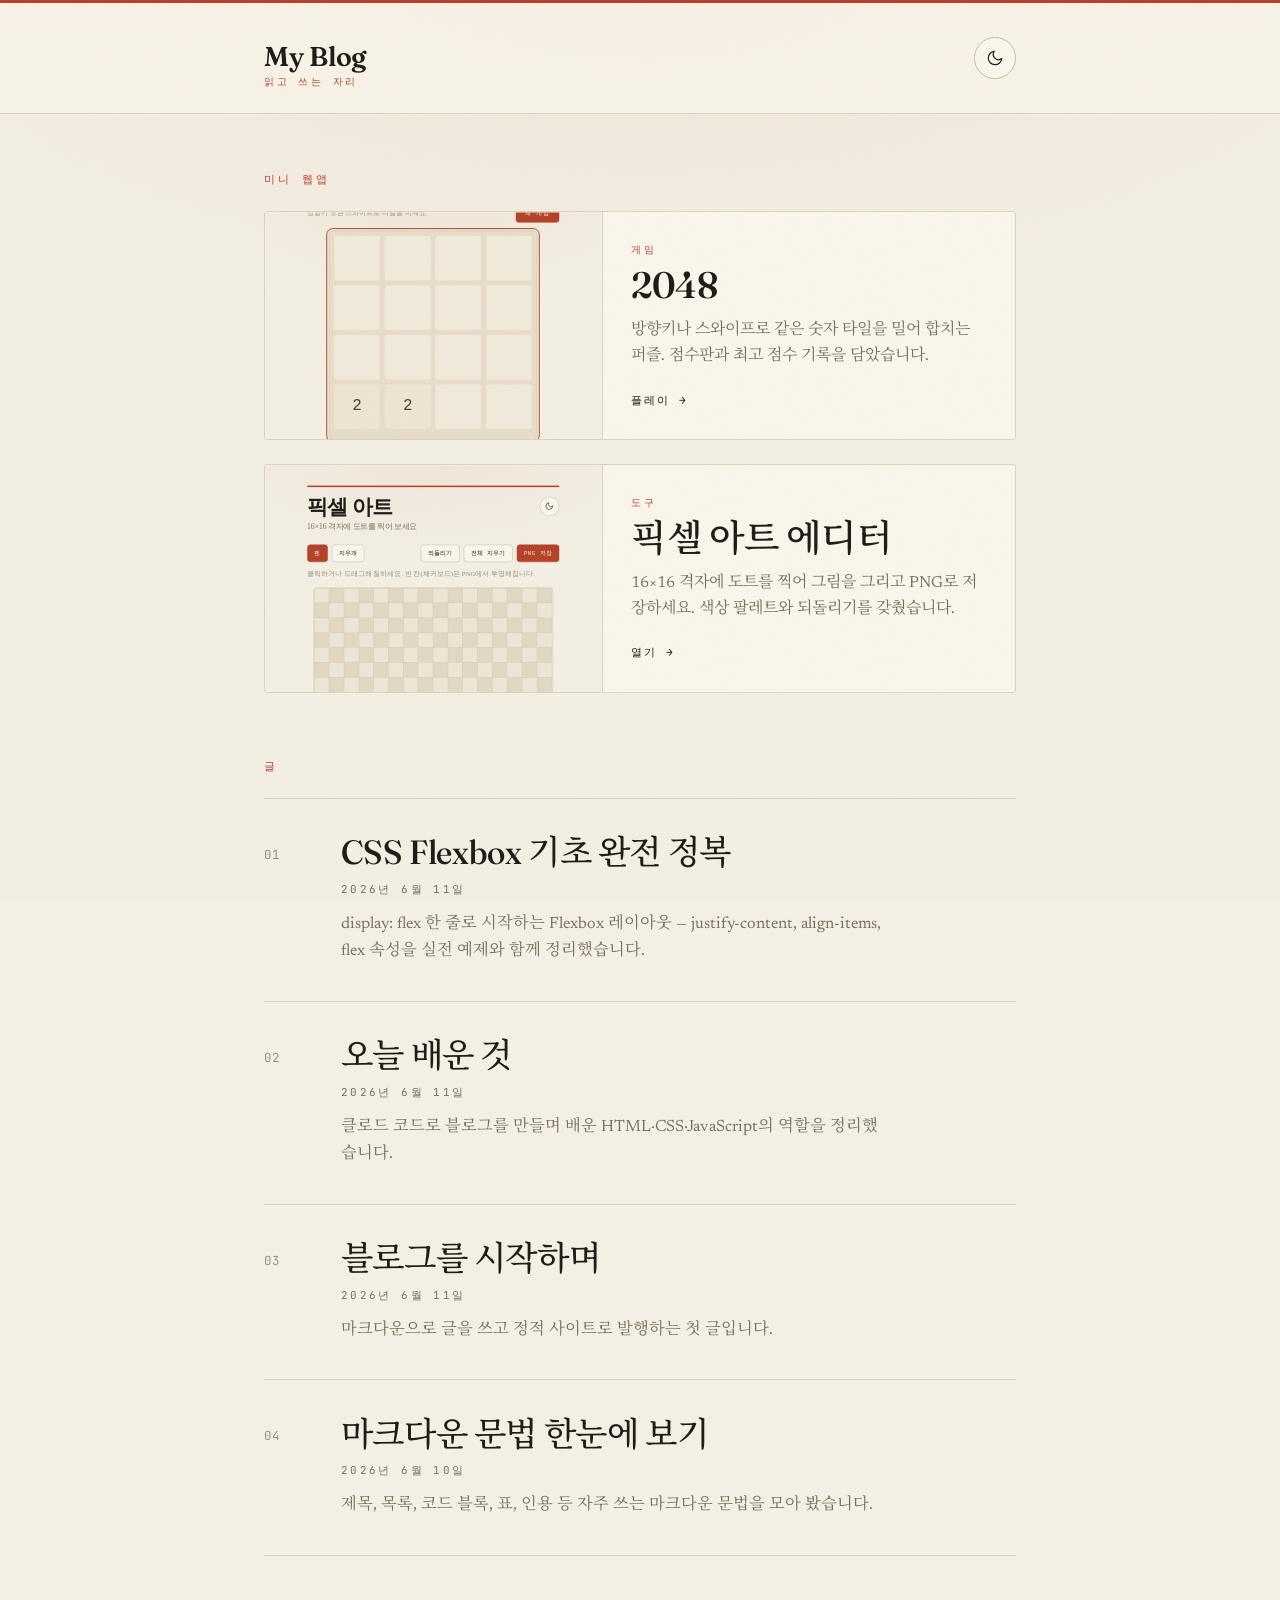
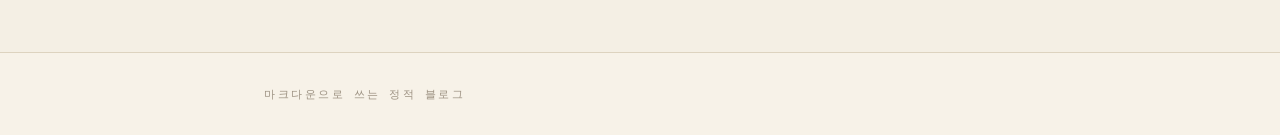
<file: index.html>
<!DOCTYPE html>
<html lang="ko">
  <head>
    <meta charset="UTF-8" />
    <meta name="viewport" content="width=device-width, initial-scale=1.0" />
    <title>My Blog</title>
    <link rel="preconnect" href="https://fonts.googleapis.com" />
    <link rel="preconnect" href="https://fonts.gstatic.com" crossorigin />
    <link
      rel="stylesheet"
      href="https://fonts.googleapis.com/css2?family=Fraunces:opsz,wght@9..144,400..700&family=JetBrains+Mono:wght@400;500&family=Newsreader:ital,opsz,wght@0,6..72,400..600;1,6..72,400..500&family=Noto+Serif+KR:wght@400;500;700&display=swap"
    />
    <link rel="stylesheet" href="css/style.css" />
    <!-- FOUC 방지: 페인트 전 동기로 테마를 확정한다.
         모듈 스크립트는 defer라 늦으므로 이 한 조각만 인라인 동기 스크립트로 둔다. -->
    <script>
      (function () {
        try {
          var saved = localStorage.getItem("theme");
          var theme =
            saved ||
            (matchMedia("(prefers-color-scheme: dark)").matches
              ? "dark"
              : "light");
          document.documentElement.setAttribute("data-theme", theme);
        } catch (e) {
          document.documentElement.setAttribute("data-theme", "light");
        }
      })();
    </script>
  </head>
  <body>
    <header class="site-header">
      <div class="site-header__inner">
        <h1 class="masthead">
          <a href="index.html">
            <span class="masthead__title">My&nbsp;Blog</span>
            <span class="masthead__tagline">읽고 쓰는 자리</span>
          </a>
        </h1>
        <button
          type="button"
          class="theme-toggle"
          aria-label="라이트/다크 모드 전환"
        >
          <svg
            class="theme-toggle__icon theme-toggle__icon--light"
            width="18"
            height="18"
            viewBox="0 0 24 24"
            fill="none"
            stroke="currentColor"
            stroke-width="1.6"
            stroke-linecap="round"
            stroke-linejoin="round"
            aria-hidden="true"
          >
            <path d="M21 12.8A9 9 0 1 1 11.2 3a7 7 0 0 0 9.8 9.8z" />
          </svg>
          <svg
            class="theme-toggle__icon theme-toggle__icon--dark"
            width="18"
            height="18"
            viewBox="0 0 24 24"
            fill="none"
            stroke="currentColor"
            stroke-width="1.6"
            stroke-linecap="round"
            stroke-linejoin="round"
            aria-hidden="true"
          >
            <circle cx="12" cy="12" r="4" />
            <path
              d="M12 2v2M12 20v2M4.9 4.9l1.4 1.4M17.7 17.7l1.4 1.4M2 12h2M20 12h2M4.9 19.1l1.4-1.4M17.7 6.3l1.4-1.4"
            />
          </svg>
        </button>
      </div>
    </header>

    <main class="page">
      <section class="home-section">
        <h2 class="section-label">미니 웹앱</h2>
        <ul class="app-list">
          <li class="app-card">
            <div class="app-card__preview" aria-hidden="true">
              <iframe
                src="apps/2048/"
                title="2048 게임 미리보기"
                tabindex="-1"
                loading="lazy"
                scrolling="no"
              ></iframe>
            </div>
            <div class="app-card__body">
              <p class="app-card__kicker">게임</p>
              <h3 class="app-card__title">2048</h3>
              <p class="app-card__desc">
                방향키나 스와이프로 같은 숫자 타일을 밀어 합치는 퍼즐. 점수판과
                최고 점수 기록을 담았습니다.
              </p>
              <span class="app-card__cta">플레이 →</span>
            </div>
            <a class="app-card__link" href="apps/2048/" aria-label="2048 게임 열기"></a>
          </li>
          <li class="app-card">
            <div class="app-card__preview" aria-hidden="true">
              <iframe
                src="apps/pixel-art/"
                title="픽셀 아트 에디터 미리보기"
                tabindex="-1"
                loading="lazy"
                scrolling="no"
              ></iframe>
            </div>
            <div class="app-card__body">
              <p class="app-card__kicker">도구</p>
              <h3 class="app-card__title">픽셀 아트 에디터</h3>
              <p class="app-card__desc">
                16×16 격자에 도트를 찍어 그림을 그리고 PNG로 저장하세요. 색상
                팔레트와 되돌리기를 갖췄습니다.
              </p>
              <span class="app-card__cta">열기 →</span>
            </div>
            <a
              class="app-card__link"
              href="apps/pixel-art/"
              aria-label="픽셀 아트 에디터 열기"
            ></a>
          </li>
        </ul>
      </section>

      <section class="home-section">
        <h2 class="section-label">글</h2>
        <ul class="post-list" id="post-list">
          <li class="state-message">글 목록을 불러오는 중…</li>
        </ul>
      </section>
    </main>

    <footer class="site-footer">
      <div class="site-footer__inner">
        <p>마크다운으로 쓰는 정적 블로그</p>
      </div>
    </footer>

    <script type="module" src="js/theme.js"></script>
    <script type="module" src="js/home.js"></script>
  </body>
</html>
</file>
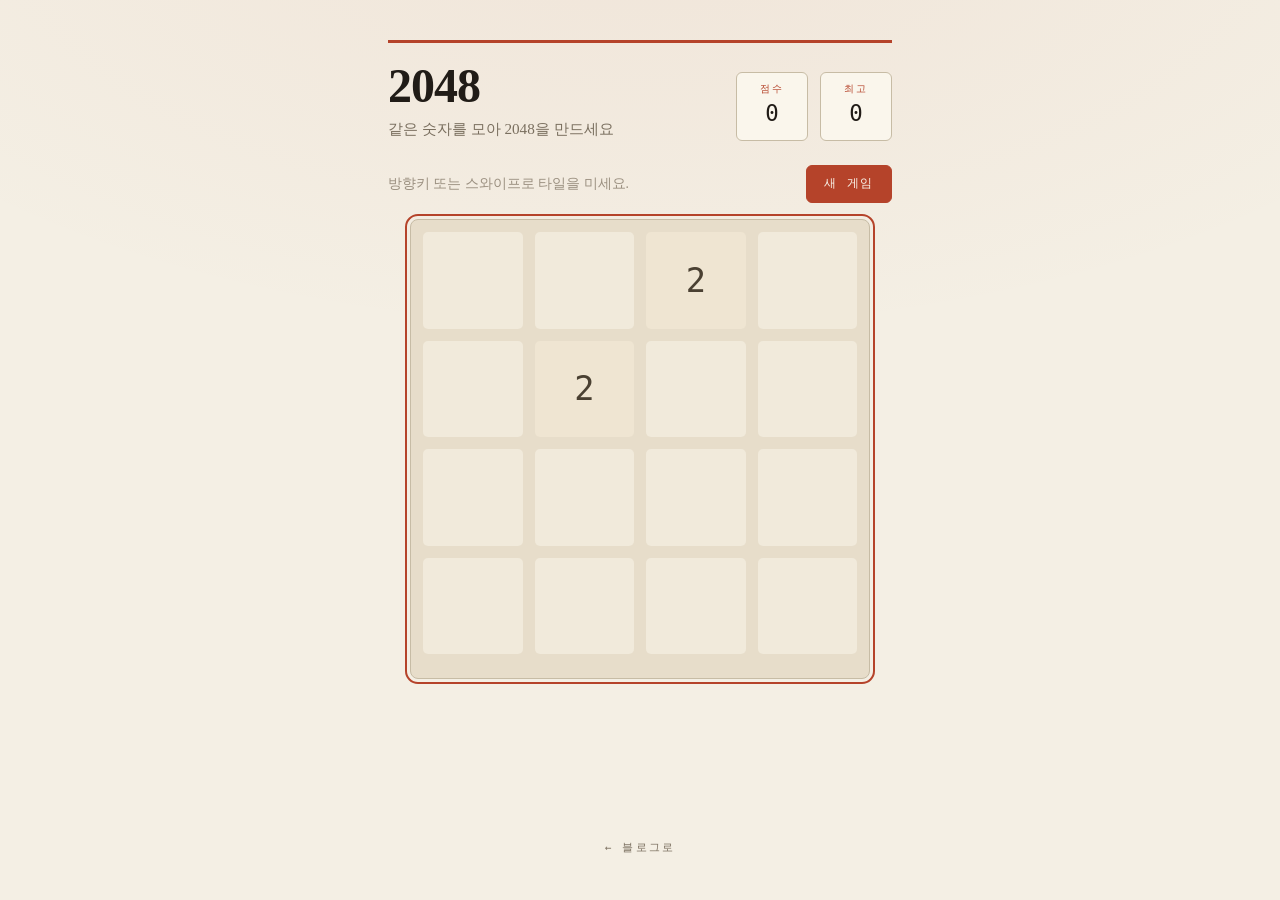
<file: apps/2048/index.html>
<!DOCTYPE html>
<html lang="ko">
  <head>
    <meta charset="UTF-8" />
    <meta name="viewport" content="width=device-width, initial-scale=1.0" />
    <title>2048</title>
    <link rel="stylesheet" href="style.css" />
    <!-- FOUC 방지: 블로그와 동일한 "theme" 키를 페인트 전 동기로 읽어 확정한다.
         이 페이지엔 토글 버튼이 없으므로 값을 쓰지 않고 읽기만 한다. -->
    <script>
      (function () {
        try {
          var saved = localStorage.getItem("theme");
          var theme =
            saved ||
            (matchMedia("(prefers-color-scheme: dark)").matches
              ? "dark"
              : "light");
          document.documentElement.setAttribute("data-theme", theme);
        } catch (e) {
          document.documentElement.setAttribute("data-theme", "light");
        }
      })();
    </script>
  </head>
  <body>
    <main class="game">
      <header class="game-header">
        <div class="game-title">
          <h1>2048</h1>
          <p class="game-subtitle">같은 숫자를 모아 2048을 만드세요</p>
        </div>
        <div class="scoreboard" aria-live="polite">
          <div class="score-box">
            <span class="score-label">점수</span>
            <span class="score-value" id="score">0</span>
          </div>
          <div class="score-box">
            <span class="score-label">최고</span>
            <span class="score-value" id="best">0</span>
          </div>
        </div>
      </header>

      <div class="controls">
        <p class="hint">방향키 또는 스와이프로 타일을 미세요.</p>
        <button type="button" id="new-game" class="btn">새 게임</button>
      </div>

      <div class="board-wrap">
        <div
          class="board"
          id="board"
          tabindex="0"
          aria-label="2048 게임판. 방향키로 타일을 밀어 같은 숫자를 합치세요."
        ></div>

        <div class="overlay" id="overlay" role="status" aria-live="assertive" hidden>
          <p class="overlay-message" id="overlay-message"></p>
          <div class="overlay-actions" id="overlay-actions"></div>
        </div>
      </div>
    </main>

    <footer class="game-footer">
      <a href="../../index.html" class="back-link">← 블로그로</a>
    </footer>

    <script type="module" src="game.js"></script>
  </body>
</html>
</file>
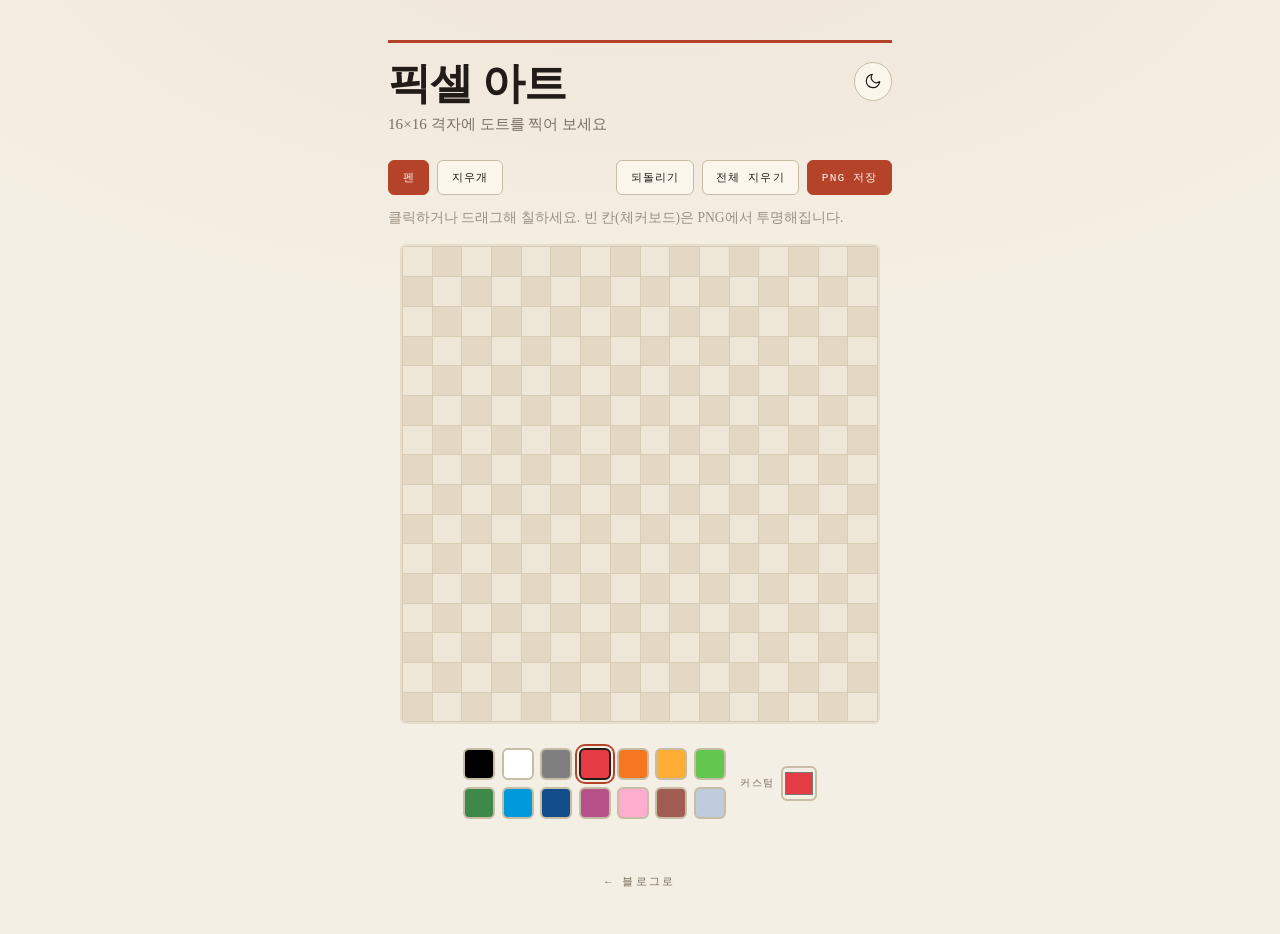
<file: apps/pixel-art/index.html>
<!DOCTYPE html>
<html lang="ko">
  <head>
    <meta charset="UTF-8" />
    <meta name="viewport" content="width=device-width, initial-scale=1.0" />
    <title>픽셀 아트 에디터</title>
    <link rel="stylesheet" href="style.css" />
    <!-- FOUC 방지: 블로그/2048과 동일한 "theme" 키를 페인트 전 동기로 읽어 확정한다.
         (defer 모듈은 늦어 깜빡이므로 이 한 조각만 인라인 스크립트다.) -->
    <script>
      (function () {
        try {
          var saved = localStorage.getItem("theme");
          var theme =
            saved ||
            (matchMedia("(prefers-color-scheme: dark)").matches
              ? "dark"
              : "light");
          document.documentElement.setAttribute("data-theme", theme);
        } catch (e) {
          document.documentElement.setAttribute("data-theme", "light");
        }
      })();
    </script>
  </head>
  <body>
    <main class="editor">
      <header class="editor-header">
        <div class="editor-title">
          <h1>픽셀 아트</h1>
          <p class="editor-subtitle">16×16 격자에 도트를 찍어 보세요</p>
        </div>
        <button
          type="button"
          class="theme-toggle"
          aria-label="라이트/다크 모드 전환"
        >
          <svg
            class="theme-toggle__icon theme-toggle__icon--light"
            width="18"
            height="18"
            viewBox="0 0 24 24"
            fill="none"
            stroke="currentColor"
            stroke-width="1.6"
            stroke-linecap="round"
            stroke-linejoin="round"
            aria-hidden="true"
          >
            <path d="M21 12.8A9 9 0 1 1 11.2 3a7 7 0 0 0 9.8 9.8z" />
          </svg>
          <svg
            class="theme-toggle__icon theme-toggle__icon--dark"
            width="18"
            height="18"
            viewBox="0 0 24 24"
            fill="none"
            stroke="currentColor"
            stroke-width="1.6"
            stroke-linecap="round"
            stroke-linejoin="round"
            aria-hidden="true"
          >
            <circle cx="12" cy="12" r="4" />
            <path
              d="M12 2v2M12 20v2M4.9 4.9l1.4 1.4M17.7 17.7l1.4 1.4M2 12h2M20 12h2M4.9 19.1l1.4-1.4M17.7 6.3l1.4-1.4"
            />
          </svg>
        </button>
      </header>

      <!-- 도구 툴바: 펜·지우개·되돌리기·전체지우기·PNG 저장 -->
      <div class="toolbar" role="toolbar" aria-label="그리기 도구">
        <div class="tool-group" role="group" aria-label="브러시">
          <button type="button" class="btn" id="tool-pen" aria-pressed="true">
            펜
          </button>
          <button type="button" class="btn" id="tool-eraser" aria-pressed="false">
            지우개
          </button>
        </div>
        <div class="tool-group" role="group" aria-label="편집">
          <button type="button" class="btn" id="undo">되돌리기</button>
          <button type="button" class="btn" id="clear">전체 지우기</button>
          <button type="button" class="btn btn--accent" id="save">PNG 저장</button>
        </div>
      </div>

      <p class="hint">
        클릭하거나 드래그해 칠하세요. 빈 칸(체커보드)은 PNG에서 투명해집니다.
      </p>

      <!-- 화면 격자: 256개를 탭 스톱으로 만들지 않고 role=img + 라벨 1개 -->
      <div class="grid-wrap">
        <div
          class="grid"
          id="grid"
          role="img"
          aria-label="16 곱하기 16 픽셀 아트 캔버스. 위쪽 도구와 아래쪽 팔레트로 그립니다."
        ></div>
      </div>

      <!-- 색상 팔레트 -->
      <section class="palette" aria-label="색상 팔레트">
        <div class="swatches" id="swatches" role="group" aria-label="기본 색상"></div>
        <label class="custom-color">
          <span>커스텀</span>
          <input type="color" id="custom-color" value="#e43b44" />
        </label>
      </section>
    </main>

    <footer class="editor-footer">
      <a href="../../index.html" class="back-link">← 블로그로</a>
    </footer>

    <script type="module" src="editor.js"></script>
  </body>
</html>
</file>
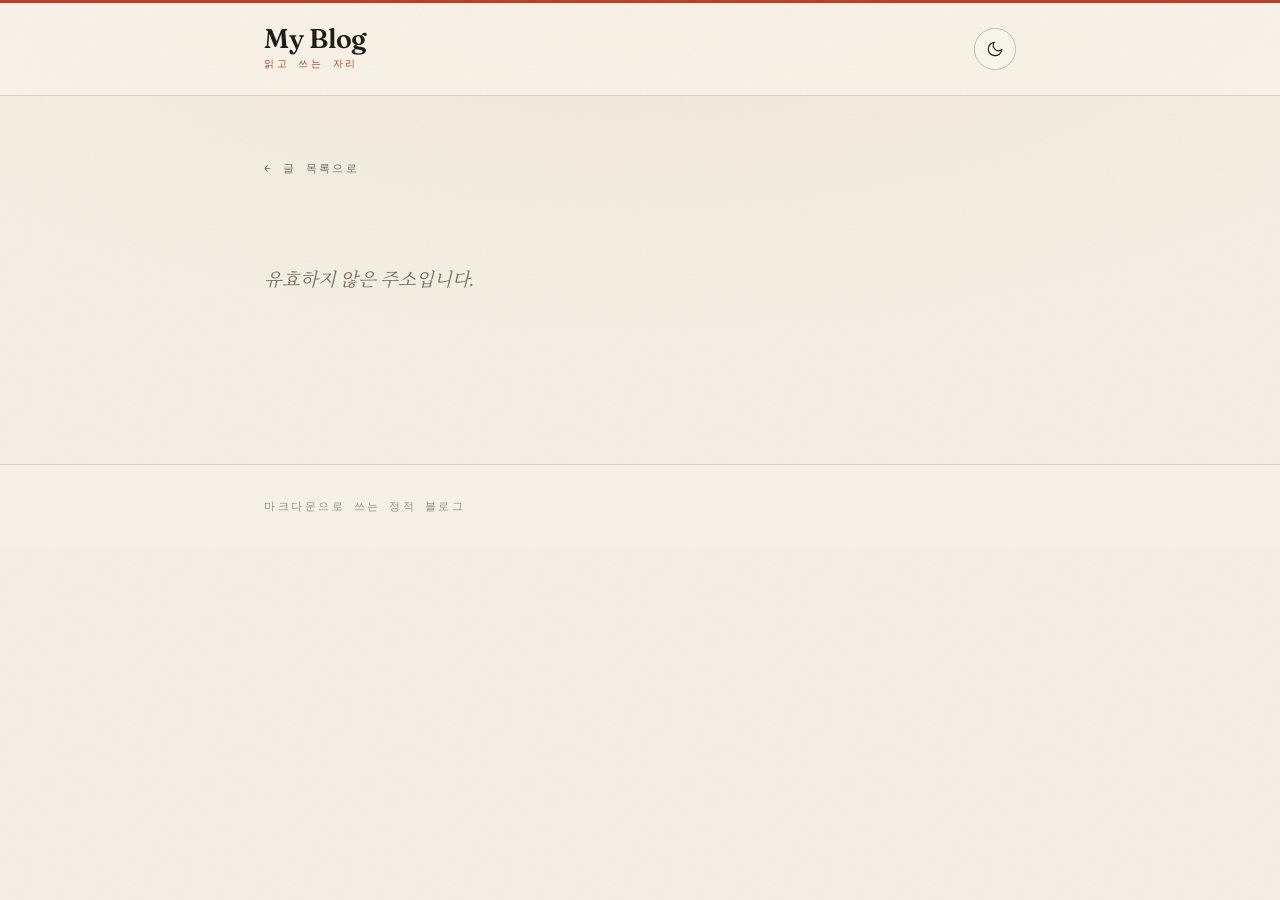
<file: post.html>
<!DOCTYPE html>
<html lang="ko">
  <head>
    <meta charset="UTF-8" />
    <meta name="viewport" content="width=device-width, initial-scale=1.0" />
    <title>My Blog</title>
    <link rel="preconnect" href="https://fonts.googleapis.com" />
    <link rel="preconnect" href="https://fonts.gstatic.com" crossorigin />
    <link
      rel="stylesheet"
      href="https://fonts.googleapis.com/css2?family=Fraunces:opsz,wght@9..144,400..700&family=JetBrains+Mono:wght@400;500&family=Newsreader:ital,opsz,wght@0,6..72,400..600;1,6..72,400..500&family=Noto+Serif+KR:wght@400;500;700&display=swap"
    />
    <link rel="stylesheet" href="css/style.css" />
    <!-- FOUC 방지: index.html과 동일한 인라인 테마 초기화. -->
    <script>
      (function () {
        try {
          var saved = localStorage.getItem("theme");
          var theme =
            saved ||
            (matchMedia("(prefers-color-scheme: dark)").matches
              ? "dark"
              : "light");
          document.documentElement.setAttribute("data-theme", theme);
        } catch (e) {
          document.documentElement.setAttribute("data-theme", "light");
        }
      })();
    </script>
  </head>
  <body>
    <header class="site-header">
      <div class="site-header__inner">
        <p class="masthead">
          <a href="index.html">
            <span class="masthead__title">My&nbsp;Blog</span>
            <span class="masthead__tagline">읽고 쓰는 자리</span>
          </a>
        </p>
        <button
          type="button"
          class="theme-toggle"
          aria-label="라이트/다크 모드 전환"
        >
          <svg
            class="theme-toggle__icon theme-toggle__icon--light"
            width="18"
            height="18"
            viewBox="0 0 24 24"
            fill="none"
            stroke="currentColor"
            stroke-width="1.6"
            stroke-linecap="round"
            stroke-linejoin="round"
            aria-hidden="true"
          >
            <path d="M21 12.8A9 9 0 1 1 11.2 3a7 7 0 0 0 9.8 9.8z" />
          </svg>
          <svg
            class="theme-toggle__icon theme-toggle__icon--dark"
            width="18"
            height="18"
            viewBox="0 0 24 24"
            fill="none"
            stroke="currentColor"
            stroke-width="1.6"
            stroke-linecap="round"
            stroke-linejoin="round"
            aria-hidden="true"
          >
            <circle cx="12" cy="12" r="4" />
            <path
              d="M12 2v2M12 20v2M4.9 4.9l1.4 1.4M17.7 17.7l1.4 1.4M2 12h2M20 12h2M4.9 19.1l1.4-1.4M17.7 6.3l1.4-1.4"
            />
          </svg>
        </button>
      </div>
    </header>

    <main class="page">
      <a class="back-link" href="index.html">← 글 목록으로</a>

      <article>
        <header class="post-header" id="post-header" hidden>
          <h1 class="post-header__title" id="post-title"></h1>
          <p class="post-header__meta" id="post-meta"></p>
        </header>

        <div class="post-content" id="post-content">
          <p class="state-message">글을 불러오는 중…</p>
        </div>
      </article>
    </main>

    <footer class="site-footer">
      <div class="site-footer__inner">
        <p>마크다운으로 쓰는 정적 블로그</p>
      </div>
    </footer>

    <script type="module" src="js/theme.js"></script>
    <script type="module" src="js/post.js"></script>
  </body>
</html>
</file>
<file: css/style.css>
/* ============================================================
   My Blog — Editorial / 문예지 테마
   따뜻한 종이(라이트) · 깊은 잉크(다크), 러스트 레드 액센트
   색은 모두 변수로 정의하고 컴포넌트는 변수만 참조한다.
   ============================================================ */

:root {
  /* --- 색 (라이트: 크림 페이퍼) --- */
  --bg: #f4efe4;
  --bg-raised: #faf6ec;
  --text: #211c17;
  --muted: #7a6f5f;
  --faint: #9b9080;
  --accent: #b5432a;
  --accent-deep: #8f3520;
  --rule: #ddd3bf;
  --rule-strong: #c7bca5;
  --code-bg: #ece5d4;
  --code-text: #3a3128;
  --selection: #f1c8b8;
  --grain-opacity: 0.045;

  /* --- 타이포 --- */
  --font-display: "Fraunces", "Noto Serif KR", Georgia, serif;
  --font-body: "Newsreader", "Noto Serif KR", Georgia, "Times New Roman", serif;
  --font-mono: "JetBrains Mono", "SF Mono", "Menlo", "Consolas", monospace;

  /* --- 치수 --- */
  --content-width: 68ch;
  --page-width: 50rem;

  color-scheme: light;
}

[data-theme="dark"] {
  /* 깊은 에스프레소 잉크 */
  --bg: #16120e;
  --bg-raised: #1d1813;
  --text: #ece3d4;
  --muted: #a99c89;
  --faint: #7d7160;
  --accent: #e07043;
  --accent-deep: #c2542c;
  --rule: #2e271f;
  --rule-strong: #41382d;
  --code-bg: #1f1912;
  --code-text: #e3d8c6;
  --selection: #5a2e1c;
  --grain-opacity: 0.06;

  color-scheme: dark;
}

/* ============================================================
   리셋 & 기본
   ============================================================ */
*,
*::before,
*::after {
  box-sizing: border-box;
}

html {
  -webkit-text-size-adjust: 100%;
  scroll-behavior: smooth;
}

body {
  margin: 0;
  background-color: var(--bg);
  color: var(--text);
  font-family: var(--font-body);
  font-size: 1.15rem;
  line-height: 1.78;
  font-optical-sizing: auto;
  text-rendering: optimizeLegibility;
  -webkit-font-smoothing: antialiased;
  /* 종이결 같은 미묘한 세로 그라데이션 */
  background-image: radial-gradient(
    120% 80% at 50% -10%,
    color-mix(in oklab, var(--accent) 6%, transparent),
    transparent 60%
  );
  background-attachment: fixed;
  transition: background-color 0.4s ease, color 0.4s ease;
}

/* 종이 그레인 텍스처 오버레이 (화면 전체, 클릭 통과) */
body::before {
  content: "";
  position: fixed;
  inset: 0;
  z-index: 9999;
  pointer-events: none;
  opacity: var(--grain-opacity);
  background-image: url("data:image/svg+xml,%3Csvg xmlns='http://www.w3.org/2000/svg' width='160' height='160'%3E%3Cfilter id='n'%3E%3CfeTurbulence type='fractalNoise' baseFrequency='0.85' numOctaves='3' stitchTiles='stitch'/%3E%3C/filter%3E%3Crect width='100%25' height='100%25' filter='url(%23n)'/%3E%3C/svg%3E");
  mix-blend-mode: multiply;
}
[data-theme="dark"] body::before {
  mix-blend-mode: screen;
}

::selection {
  background: var(--selection);
  color: var(--text);
}

/* ============================================================
   레이아웃
   ============================================================ */
.page,
.site-header__inner,
.site-footer__inner {
  width: 100%;
  max-width: var(--page-width);
  margin: 0 auto;
  padding-inline: 1.5rem;
}

.page {
  padding-block: 3.5rem 6rem;
}

/* ============================================================
   마스트헤드 (헤더)
   ============================================================ */
.site-header {
  position: relative;
  border-top: 3px solid var(--accent);
  border-bottom: 1px solid var(--rule);
  background: color-mix(in oklab, var(--bg-raised) 70%, transparent);
  backdrop-filter: saturate(1.1);
}

.site-header__inner {
  display: flex;
  align-items: center;
  justify-content: space-between;
  gap: 1rem;
  padding-block: 1.4rem;
}

.masthead {
  margin: 0;
  font-weight: inherit;
}

.masthead a {
  display: inline-flex;
  flex-direction: column;
  gap: 0.15rem;
  text-decoration: none;
  color: var(--text);
}

.masthead__title {
  font-family: var(--font-display);
  font-weight: 600;
  font-size: 1.7rem;
  line-height: 1;
  letter-spacing: -0.01em;
  font-variation-settings: "opsz" 40, "SOFT" 30;
}

.masthead__tagline {
  font-family: var(--font-mono);
  font-size: 0.62rem;
  text-transform: uppercase;
  letter-spacing: 0.28em;
  color: var(--accent);
}

/* 테마 토글 */
.theme-toggle {
  display: inline-flex;
  align-items: center;
  justify-content: center;
  width: 2.6rem;
  height: 2.6rem;
  padding: 0;
  border: 1px solid var(--rule-strong);
  border-radius: 50%;
  background: var(--bg-raised);
  color: var(--text);
  cursor: pointer;
  transition: color 0.2s, border-color 0.2s, transform 0.2s, background 0.2s;
}
.theme-toggle:hover {
  color: var(--accent);
  border-color: var(--accent);
  transform: rotate(-12deg);
}
.theme-toggle__icon {
  display: block;
}
.theme-toggle__icon--dark {
  display: none;
}
[data-theme="dark"] .theme-toggle__icon--light {
  display: none;
}
[data-theme="dark"] .theme-toggle__icon--dark {
  display: block;
}

/* ============================================================
   홈 — 섹션 레이블
   ============================================================ */
.home-section + .home-section {
  margin-top: 4rem;
}
.section-label {
  margin: 0 0 1.4rem;
  font-family: var(--font-mono);
  font-size: 0.66rem;
  font-weight: 500;
  text-transform: uppercase;
  letter-spacing: 0.3em;
  color: var(--accent);
}

/* ============================================================
   홈 — 미니 웹앱 카드
   ============================================================ */
.app-list {
  list-style: none;
  margin: 0;
  padding: 0;
  display: grid;
  gap: 1.5rem;
}

.app-card {
  position: relative;
  display: grid;
  grid-template-columns: 0.9fr 1.1fr;
  border: 1px solid var(--rule);
  border-radius: 3px;
  background: var(--bg-raised);
  overflow: hidden;
  transition: border-color 0.25s ease, transform 0.25s ease,
    box-shadow 0.25s ease;
}
.app-card:hover {
  border-color: var(--accent);
  transform: translateY(-2px);
  box-shadow: 0 22px 50px -30px rgba(0, 0, 0, 0.55);
}

/* 라이브 미리보기(클릭은 카드 링크가 받음) */
.app-card__preview {
  position: relative;
  border-right: 1px solid var(--rule);
  background: var(--bg);
  height: 100%;
  min-height: 220px;
  overflow: hidden;
}
.app-card__preview iframe {
  position: absolute;
  top: 50%;
  left: 50%;
  width: 200%;
  height: 200%;
  transform: translate(-50%, -50%) scale(0.5);
  transform-origin: center;
  border: 0;
  pointer-events: none;
}

.app-card__body {
  padding: 1.8rem;
  display: flex;
  flex-direction: column;
  gap: 0.4rem;
}
.app-card__kicker {
  margin: 0;
  font-family: var(--font-mono);
  font-size: 0.62rem;
  text-transform: uppercase;
  letter-spacing: 0.26em;
  color: var(--accent);
}
.app-card__title {
  margin: 0;
  font-family: var(--font-display);
  font-weight: 550;
  font-size: clamp(1.7rem, 1.2rem + 1.8vw, 2.3rem);
  line-height: 1.1;
  letter-spacing: -0.015em;
  font-variation-settings: "opsz" 72;
}
.app-card__desc {
  margin: 0.3rem 0 0;
  color: var(--muted);
  font-size: 1rem;
  line-height: 1.65;
}
.app-card__cta {
  margin-top: auto;
  padding-top: 0.9rem;
  font-family: var(--font-mono);
  font-size: 0.7rem;
  text-transform: uppercase;
  letter-spacing: 0.18em;
  color: var(--text);
  transition: color 0.2s ease;
}
.app-card:hover .app-card__cta {
  color: var(--accent);
}

/* 카드 전체를 클릭 영역으로 (스트레치드 링크) */
.app-card__link {
  position: absolute;
  inset: 0;
  z-index: 1;
}

@media (max-width: 34rem) {
  .app-card {
    grid-template-columns: 1fr;
  }
  .app-card__preview {
    border-right: none;
    border-bottom: 1px solid var(--rule);
    min-height: 180px;
  }
}

/* ============================================================
   홈 — 편집형 글 목차
   ============================================================ */
.post-list {
  list-style: none;
  margin: 0;
  padding: 0;
  counter-reset: post;
  border-top: 1px solid var(--rule);
}

.post-card {
  counter-increment: post;
  display: grid;
  grid-template-columns: 3.2rem 1fr;
  column-gap: 1.6rem;
  padding-block: 2.2rem;
  border-bottom: 1px solid var(--rule);
  position: relative;
  isolation: isolate;
  animation: rise 0.7s cubic-bezier(0.2, 0.7, 0.2, 1) both;
}

/* 번호 (01, 02 …) */
.post-card::before {
  content: counter(post, decimal-leading-zero);
  grid-column: 1;
  grid-row: 1 / -1;
  align-self: start;
  font-family: var(--font-mono);
  font-size: 0.78rem;
  letter-spacing: 0.05em;
  color: var(--faint);
  padding-top: 0.6rem;
  transition: color 0.25s ease;
}

/* 호버 시 행 전체에 따뜻한 워시 */
.post-card::after {
  content: "";
  position: absolute;
  inset: 0 -1.5rem;
  z-index: -1;
  background: color-mix(in oklab, var(--accent) 7%, transparent);
  opacity: 0;
  transition: opacity 0.3s ease;
}
.post-card:hover::after {
  opacity: 1;
}
.post-card:hover::before {
  color: var(--accent);
}

.post-card__title,
.post-card__meta,
.post-card__summary {
  grid-column: 2;
}

.post-card__title {
  margin: 0 0 0.5rem;
  font-family: var(--font-display);
  font-weight: 500;
  font-size: clamp(1.5rem, 1.1rem + 1.6vw, 2.1rem);
  line-height: 1.12;
  letter-spacing: -0.012em;
  font-variation-settings: "opsz" 72, "SOFT" 0;
}
.post-card__title a {
  color: var(--text);
  text-decoration: none;
  transition: color 0.2s ease;
}
.post-card:hover .post-card__title a {
  color: var(--accent-deep);
}

.post-card__meta {
  margin: 0 0 0.7rem;
  font-family: var(--font-mono);
  font-size: 0.68rem;
  text-transform: uppercase;
  letter-spacing: 0.22em;
  color: var(--muted);
}

.post-card__summary {
  margin: 0;
  max-width: 60ch;
  color: var(--muted);
  font-size: 1.02rem;
  line-height: 1.7;
}

/* 등장 스태거 (목록은 fetch 후 삽입되며 한 번 재생) */
@keyframes rise {
  from {
    opacity: 0;
    transform: translateY(16px);
  }
  to {
    opacity: 1;
    transform: none;
  }
}
.post-card:nth-child(1) {
  animation-delay: 0.04s;
}
.post-card:nth-child(2) {
  animation-delay: 0.12s;
}
.post-card:nth-child(3) {
  animation-delay: 0.2s;
}
.post-card:nth-child(4) {
  animation-delay: 0.28s;
}
.post-card:nth-child(5) {
  animation-delay: 0.36s;
}
.post-card:nth-child(6) {
  animation-delay: 0.44s;
}
.post-card:nth-child(n + 7) {
  animation-delay: 0.5s;
}

/* ============================================================
   개별 글
   ============================================================ */
.back-link {
  display: inline-block;
  margin-bottom: 2.5rem;
  font-family: var(--font-mono);
  font-size: 0.68rem;
  text-transform: uppercase;
  letter-spacing: 0.22em;
  color: var(--muted);
  text-decoration: none;
  transition: color 0.2s ease;
}
.back-link:hover {
  color: var(--accent);
}

.post-header {
  margin-bottom: 3rem;
  animation: rise 0.7s cubic-bezier(0.2, 0.7, 0.2, 1) both;
}

/* 작은 장식 눈썹(kicker) */
.post-header::before {
  content: "✦ 글";
  display: block;
  margin-bottom: 1.1rem;
  font-family: var(--font-mono);
  font-size: 0.62rem;
  text-transform: uppercase;
  letter-spacing: 0.3em;
  color: var(--accent);
}

.post-header__title {
  margin: 0 0 1rem;
  font-family: var(--font-display);
  font-weight: 550;
  font-size: clamp(2.3rem, 1.4rem + 4vw, 3.8rem);
  line-height: 1.04;
  letter-spacing: -0.02em;
  font-variation-settings: "opsz" 144, "SOFT" 0, "WONK" 1;
}

.post-header__meta {
  margin: 0;
  padding-top: 1rem;
  border-top: 1px solid var(--rule);
  font-family: var(--font-mono);
  font-size: 0.72rem;
  text-transform: uppercase;
  letter-spacing: 0.2em;
  color: var(--muted);
}

/* ============================================================
   마크다운 본문
   ============================================================ */
.post-content {
  max-width: var(--content-width);
  animation: rise 0.7s cubic-bezier(0.2, 0.7, 0.2, 1) 0.1s both;
}
.post-content > *:first-child {
  margin-top: 0;
}

/* 첫 문단 드롭캡 (로딩/에러 상태 메시지는 제외) */
.post-content > p:not(.state-message):first-of-type::first-letter {
  float: left;
  font-family: var(--font-display);
  font-weight: 600;
  font-size: 3.6em;
  line-height: 0.74;
  padding: 0.06em 0.12em 0 0;
  margin-right: 0.04em;
  color: var(--accent);
  font-variation-settings: "opsz" 144;
}

.post-content h1,
.post-content h2,
.post-content h3,
.post-content h4 {
  font-family: var(--font-display);
  font-weight: 550;
  line-height: 1.18;
  letter-spacing: -0.015em;
  margin: 2.6rem 0 0.9rem;
  font-variation-settings: "opsz" 60;
}
.post-content h1 {
  font-size: 2rem;
}
.post-content h2 {
  font-size: 1.6rem;
  padding-bottom: 0.35rem;
  border-bottom: 1px solid var(--rule);
}
.post-content h3 {
  font-size: 1.3rem;
}
.post-content h4 {
  font-size: 1.1rem;
}

.post-content p,
.post-content ul,
.post-content ol {
  margin: 0 0 1.3rem;
}

.post-content ul,
.post-content ol {
  padding-left: 1.4rem;
}
.post-content li + li {
  margin-top: 0.4rem;
}
.post-content li::marker {
  color: var(--accent);
}

.post-content em {
  font-style: italic;
}
.post-content strong {
  font-weight: 600;
}

/* 본문 링크: 호버 시 자라나는 밑줄 */
.post-content a {
  color: var(--text);
  text-decoration: none;
  background-image: linear-gradient(var(--accent), var(--accent));
  background-repeat: no-repeat;
  background-position: 0 100%;
  background-size: 100% 1px;
  padding-bottom: 1px;
  transition: background-size 0.25s ease, color 0.25s ease;
}
.post-content a:hover {
  color: var(--accent);
  background-size: 100% 2px;
}

.post-content img {
  max-width: 100%;
  height: auto;
  border-radius: 2px;
  margin: 1.5rem 0;
  box-shadow: 0 18px 40px -24px rgba(0, 0, 0, 0.5);
}

/* 인용: 큰 행잉 따옴표 */
.post-content blockquote {
  position: relative;
  margin: 2rem 0;
  padding: 0.4rem 0 0.4rem 2.4rem;
  font-family: var(--font-display);
  font-style: italic;
  font-size: 1.25rem;
  line-height: 1.6;
  color: var(--text);
  font-variation-settings: "opsz" 40;
}
.post-content blockquote::before {
  content: "\201C";
  position: absolute;
  left: -0.1rem;
  top: 0.1em;
  font-size: 3.5rem;
  line-height: 1;
  color: var(--accent);
  opacity: 0.55;
}
.post-content blockquote p {
  margin: 0.4rem 0;
}

.post-content hr {
  border: none;
  margin: 3rem 0;
  text-align: center;
}
.post-content hr::before {
  content: "✦ ✦ ✦";
  letter-spacing: 0.6em;
  color: var(--faint);
  font-size: 0.7rem;
}

/* 인라인 코드 */
.post-content :not(pre) > code {
  font-family: var(--font-mono);
  font-size: 0.84em;
  background: var(--code-bg);
  color: var(--accent-deep);
  padding: 0.12em 0.4em;
  border-radius: 3px;
}
[data-theme="dark"] .post-content :not(pre) > code {
  color: var(--accent);
}

/* 코드 블록 */
.post-content pre {
  position: relative;
  background: var(--code-bg);
  border: 1px solid var(--rule);
  border-left: 3px solid var(--accent);
  border-radius: 3px;
  padding: 1.2rem 1.3rem;
  margin: 0 0 1.4rem;
  overflow-x: auto;
}
.post-content pre code {
  font-family: var(--font-mono);
  font-size: 0.85rem;
  line-height: 1.65;
  color: var(--code-text);
}

/* 표: 헤어라인 편집형 */
.post-content table {
  width: 100%;
  border-collapse: collapse;
  margin: 0 0 1.4rem;
  font-size: 0.95rem;
  display: block;
  overflow-x: auto;
}
.post-content th,
.post-content td {
  padding: 0.6rem 0.9rem;
  border-bottom: 1px solid var(--rule);
  text-align: left;
}
.post-content thead th {
  border-bottom: 2px solid var(--rule-strong);
  font-family: var(--font-mono);
  font-size: 0.68rem;
  text-transform: uppercase;
  letter-spacing: 0.12em;
  color: var(--muted);
  font-weight: 500;
}

/* ============================================================
   푸터
   ============================================================ */
.site-footer {
  border-top: 1px solid var(--rule);
  background: color-mix(in oklab, var(--bg-raised) 60%, transparent);
}
.site-footer__inner {
  padding-block: 2rem;
}
.site-footer p {
  margin: 0;
  font-family: var(--font-mono);
  font-size: 0.66rem;
  text-transform: uppercase;
  letter-spacing: 0.24em;
  color: var(--faint);
}

/* ============================================================
   상태 메시지 · 접근성
   ============================================================ */
.state-message {
  list-style: none;
  padding: 3rem 0;
  color: var(--muted);
  font-style: italic;
}

a:focus-visible,
button:focus-visible {
  outline: 2px solid var(--accent);
  outline-offset: 3px;
  border-radius: 2px;
}

/* ============================================================
   반응형
   ============================================================ */
@media (max-width: 34rem) {
  body {
    font-size: 1.08rem;
  }
  .post-card {
    grid-template-columns: 2.2rem 1fr;
    column-gap: 1rem;
    padding-block: 1.8rem;
  }
  .post-card::after {
    inset: 0 -1rem;
  }
  .post-content > p:first-of-type::first-letter {
    font-size: 3em;
  }
}

/* 모션 최소화 선호 시 애니메이션 제거 */
@media (prefers-reduced-motion: reduce) {
  *,
  *::before,
  *::after {
    animation-duration: 0.001ms !important;
    animation-delay: 0ms !important;
    transition-duration: 0.001ms !important;
    scroll-behavior: auto !important;
  }
}
</file>
<file: apps/2048/style.css>
/* ============================================================
   2048 — 블로그 편집형(문예지) 톤과 어울리는 독립 스타일
   색은 모두 변수로 정의하고 컴포넌트는 변수만 참조한다.
   라이트/다크는 :root / [data-theme="dark"] 한곳에서 토글.
   ============================================================ */

:root {
  /* 기본 팔레트 (라이트: 크림 페이퍼) */
  --bg: #f4efe4;
  --bg-raised: #faf6ec;
  --text: #211c17;
  --muted: #7a6f5f;
  --faint: #9b9080;
  --accent: #b5432a;
  --accent-deep: #8f3520;
  --rule: #ddd3bf;
  --rule-strong: #c7bca5;

  /* 보드 / 빈 셀 */
  --board-bg: #e7ddca;
  --cell-bg: #f1eadb;

  /* 타일 팔레트 — 낮은 값은 크림, 높을수록 러스트/앰버, 글자는 점점 밝게 */
  --tile-2-bg: #efe5d2;
  --tile-2-fg: #4a4032;
  --tile-4-bg: #ecdcc0;
  --tile-4-fg: #4a4032;
  --tile-8-bg: #e7b27e;
  --tile-8-fg: #3a2a18;
  --tile-16-bg: #e09a5c;
  --tile-16-fg: #2e1d0e;
  --tile-32-bg: #d97f4a;
  --tile-32-fg: #fff8ef;
  --tile-64-bg: #cf6336;
  --tile-64-fg: #fff8ef;
  --tile-128-bg: #c94f2b;
  --tile-128-fg: #fff8ef;
  --tile-256-bg: #bd3f24;
  --tile-256-fg: #fff8ef;
  --tile-512-bg: #a8331e;
  --tile-512-fg: #fff8ef;
  --tile-1024-bg: #8f2c1c;
  --tile-1024-fg: #fff8ef;
  --tile-2048-bg: #7a2417;
  --tile-2048-fg: #ffe9c4;
  --tile-super-bg: #1d1813;
  --tile-super-fg: #f0d9a8;

  --font-display: "Fraunces", "Noto Serif KR", Georgia, serif;
  --font-body: "Newsreader", "Noto Serif KR", Georgia, serif;
  --font-mono: "JetBrains Mono", "SF Mono", "Menlo", "Consolas", monospace;

  color-scheme: light;
}

[data-theme="dark"] {
  --bg: #16120e;
  --bg-raised: #1d1813;
  --text: #ece3d4;
  --muted: #a99c89;
  --faint: #7d7160;
  --accent: #e07043;
  --accent-deep: #c2542c;
  --rule: #2e271f;
  --rule-strong: #41382d;

  --board-bg: #221c15;
  --cell-bg: #2a2219;

  --tile-2-bg: #34291d;
  --tile-2-fg: #e6d8c2;
  --tile-4-bg: #3e2f1e;
  --tile-4-fg: #ecdcc0;
  --tile-8-bg: #7a4a26;
  --tile-8-fg: #ffe9c4;
  --tile-16-bg: #8f5527;
  --tile-16-fg: #ffe9c4;
  --tile-32-bg: #a85f29;
  --tile-32-fg: #fff3df;
  --tile-64-bg: #bf5e2c;
  --tile-64-fg: #fff3df;
  --tile-128-bg: #c85630;
  --tile-128-fg: #fff3df;
  --tile-256-bg: #cf4e2b;
  --tile-256-fg: #fff3df;
  --tile-512-bg: #c24023;
  --tile-512-fg: #fff3df;
  --tile-1024-bg: #aa341f;
  --tile-1024-fg: #fff3df;
  --tile-2048-bg: #e07043;
  --tile-2048-fg: #1a1109;
  --tile-super-bg: #f0d9a8;
  --tile-super-fg: #1a1109;

  color-scheme: dark;
}

*,
*::before,
*::after {
  box-sizing: border-box;
}

html {
  -webkit-text-size-adjust: 100%;
}

body {
  margin: 0;
  min-height: 100vh;
  display: flex;
  flex-direction: column;
  background-color: var(--bg);
  color: var(--text);
  font-family: var(--font-body);
  font-size: 1.05rem;
  line-height: 1.6;
  -webkit-font-smoothing: antialiased;
  text-rendering: optimizeLegibility;
  background-image: radial-gradient(
    120% 80% at 50% -10%,
    color-mix(in oklab, var(--accent) 6%, transparent),
    transparent 60%
  );
  background-attachment: fixed;
}

/* ============================================================
   레이아웃
   ============================================================ */
.game {
  width: 100%;
  max-width: 34rem;
  margin: 0 auto;
  padding: 2.5rem 1.25rem 1.5rem;
  flex: 1 0 auto;
}

.game-header {
  display: flex;
  flex-wrap: wrap;
  align-items: flex-end;
  justify-content: space-between;
  gap: 1rem 1.5rem;
  border-top: 3px solid var(--accent);
  padding-top: 1.2rem;
}

.game-title h1 {
  margin: 0;
  font-family: var(--font-display);
  font-weight: 600;
  font-size: clamp(2.2rem, 1.6rem + 3vw, 3rem);
  line-height: 1;
  letter-spacing: -0.02em;
}

.game-subtitle {
  margin: 0.4rem 0 0;
  color: var(--muted);
  font-size: 0.95rem;
}

/* 점수판 */
.scoreboard {
  display: flex;
  gap: 0.75rem;
}

.score-box {
  display: flex;
  flex-direction: column;
  align-items: center;
  min-width: 4.5rem;
  padding: 0.5rem 0.9rem;
  background: var(--bg-raised);
  border: 1px solid var(--rule-strong);
  border-radius: 6px;
}

.score-label {
  font-family: var(--font-mono);
  font-size: 0.6rem;
  text-transform: uppercase;
  letter-spacing: 0.18em;
  color: var(--accent);
}

.score-value {
  font-family: var(--font-mono);
  font-size: 1.4rem;
  font-weight: 500;
  font-variant-numeric: tabular-nums;
  color: var(--text);
}

/* 컨트롤 */
.controls {
  display: flex;
  flex-wrap: wrap;
  align-items: center;
  justify-content: space-between;
  gap: 0.75rem;
  margin: 1.5rem 0 1rem;
}

.hint {
  margin: 0;
  font-size: 0.85rem;
  color: var(--faint);
}

.btn {
  font-family: var(--font-mono);
  font-size: 0.75rem;
  text-transform: uppercase;
  letter-spacing: 0.12em;
  color: var(--bg-raised);
  background: var(--accent);
  border: 1px solid var(--accent);
  border-radius: 6px;
  padding: 0.6rem 1.1rem;
  cursor: pointer;
  transition: background 0.2s, transform 0.15s;
}
.btn:hover {
  background: var(--accent-deep);
  border-color: var(--accent-deep);
}
.btn:active {
  transform: translateY(1px);
}

/* ============================================================
   보드
   ============================================================ */
.board-wrap {
  position: relative;
  width: min(92vmin, 460px);
  aspect-ratio: 1 / 1;
  margin-inline: auto;
}

.board {
  width: 100%;
  height: 100%;
  display: grid;
  grid-template-columns: repeat(4, 1fr);
  grid-template-rows: repeat(4, 1fr);
  gap: clamp(0.4rem, 2.2vmin, 0.75rem);
  padding: clamp(0.4rem, 2.2vmin, 0.75rem);
  background: var(--board-bg);
  border: 1px solid var(--rule-strong);
  border-radius: 8px;
  /* 스와이프 시 페이지 스크롤·당겨서 새로고침 방지 */
  touch-action: none;
}
.board:focus-visible {
  outline: 2px solid var(--accent);
  outline-offset: 3px;
}

/* 빈 셀 배경 (그리드 셀 16개) */
.cell {
  background: var(--cell-bg);
  border-radius: 5px;
}

/* 타일 */
.tile {
  display: flex;
  align-items: center;
  justify-content: center;
  border-radius: 5px;
  font-family: var(--font-mono);
  font-weight: 500;
  font-variant-numeric: tabular-nums;
  /* 자릿수에 따라 글자 크기 자동 축소 */
  font-size: clamp(1.1rem, 7vmin, 2.1rem);
  line-height: 1;
  background: var(--tile-2-bg);
  color: var(--tile-2-fg);
}

.tile-2 { background: var(--tile-2-bg); color: var(--tile-2-fg); }
.tile-4 { background: var(--tile-4-bg); color: var(--tile-4-fg); }
.tile-8 { background: var(--tile-8-bg); color: var(--tile-8-fg); }
.tile-16 { background: var(--tile-16-bg); color: var(--tile-16-fg); }
.tile-32 { background: var(--tile-32-bg); color: var(--tile-32-fg); }
.tile-64 { background: var(--tile-64-bg); color: var(--tile-64-fg); }
.tile-128 { background: var(--tile-128-bg); color: var(--tile-128-fg); font-size: clamp(0.95rem, 5.8vmin, 1.7rem); }
.tile-256 { background: var(--tile-256-bg); color: var(--tile-256-fg); font-size: clamp(0.95rem, 5.8vmin, 1.7rem); }
.tile-512 { background: var(--tile-512-bg); color: var(--tile-512-fg); font-size: clamp(0.95rem, 5.8vmin, 1.7rem); }
.tile-1024 { background: var(--tile-1024-bg); color: var(--tile-1024-fg); font-size: clamp(0.8rem, 4.6vmin, 1.35rem); }
.tile-2048 { background: var(--tile-2048-bg); color: var(--tile-2048-fg); font-size: clamp(0.8rem, 4.6vmin, 1.35rem); }
.tile-super { background: var(--tile-super-bg); color: var(--tile-super-fg); font-size: clamp(0.7rem, 4vmin, 1.2rem); }

/* 등장 / 병합 애니메이션 */
.tile--new {
  animation: pop-in 0.12s ease;
}
.tile--merged {
  animation: pop-merge 0.15s ease;
}

@keyframes pop-in {
  from { transform: scale(0); }
  to { transform: scale(1); }
}
@keyframes pop-merge {
  0% { transform: scale(1); }
  50% { transform: scale(1.15); }
  100% { transform: scale(1); }
}

/* ============================================================
   오버레이 (승리 / 게임오버)
   ============================================================ */
.overlay {
  position: absolute;
  inset: 0;
  display: flex;
  flex-direction: column;
  align-items: center;
  justify-content: center;
  gap: 1.2rem;
  border-radius: 8px;
  text-align: center;
  background: color-mix(in oklab, var(--bg) 82%, transparent);
  backdrop-filter: blur(2px);
  animation: fade-in 0.3s ease;
}
.overlay[hidden] {
  display: none;
}

.overlay-message {
  margin: 0;
  font-family: var(--font-display);
  font-weight: 600;
  font-size: clamp(1.8rem, 1.2rem + 4vw, 2.6rem);
  color: var(--accent);
  letter-spacing: -0.01em;
}

.overlay-actions {
  display: flex;
  flex-wrap: wrap;
  gap: 0.75rem;
  justify-content: center;
}

@keyframes fade-in {
  from { opacity: 0; }
  to { opacity: 1; }
}

/* ============================================================
   푸터
   ============================================================ */
.game-footer {
  flex-shrink: 0;
  text-align: center;
  padding: 1.5rem 1.25rem 2.5rem;
}
.back-link {
  font-family: var(--font-mono);
  font-size: 0.68rem;
  text-transform: uppercase;
  letter-spacing: 0.2em;
  color: var(--muted);
  text-decoration: none;
  transition: color 0.2s ease;
}
.back-link:hover {
  color: var(--accent);
}

a:focus-visible,
button:focus-visible {
  outline: 2px solid var(--accent);
  outline-offset: 3px;
  border-radius: 4px;
}

/* ============================================================
   반응형
   ============================================================ */
@media (max-width: 30rem) {
  .game {
    padding-top: 1.75rem;
  }
  .game-header {
    align-items: flex-start;
  }
  .scoreboard {
    width: 100%;
  }
  .score-box {
    flex: 1;
  }
}

/* 모션 최소화 선호 시 애니메이션 억제 */
@media (prefers-reduced-motion: reduce) {
  *,
  *::before,
  *::after {
    animation-duration: 0.001ms !important;
    animation-delay: 0ms !important;
    transition-duration: 0.001ms !important;
  }
}
</file>
<file: apps/pixel-art/style.css>
/* ============================================================
   픽셀 아트 에디터 — 블로그 편집형(크림/잉크) 톤과 어울리는 독립 스타일
   UI 크롬 색만 변수로 토글한다(라이트/다크).
   팔레트 스워치·칠한 픽셀 색은 테마 변수가 아닌 고정 hex다(§7):
   테마를 바꿔도 그림이 바뀌면 안 되기 때문.
   ============================================================ */

:root {
  /* UI 크롬 (라이트: 크림 페이퍼) */
  --bg: #f4efe4;
  --bg-raised: #faf6ec;
  --text: #211c17;
  --muted: #7a6f5f;
  --faint: #9b9080;
  --accent: #b5432a;
  --accent-deep: #8f3520;
  --rule: #ddd3bf;
  --rule-strong: #c7bca5;

  /* 캔버스 프레임 + 격자선 */
  --canvas-frame: #e7ddca;
  --grid-line: #d8ccb5;

  /* 빈 칸 체커보드 두 톤 (UI 크롬이므로 테마링) */
  --check-a: #eee6d6;
  --check-b: #e2d8c4;

  --font-display: "Fraunces", "Noto Serif KR", Georgia, serif;
  --font-body: "Newsreader", "Noto Serif KR", Georgia, serif;
  --font-mono: "JetBrains Mono", "SF Mono", "Menlo", "Consolas", monospace;

  color-scheme: light;
}

[data-theme="dark"] {
  --bg: #16120e;
  --bg-raised: #1d1813;
  --text: #ece3d4;
  --muted: #a99c89;
  --faint: #7d7160;
  --accent: #e07043;
  --accent-deep: #c2542c;
  --rule: #2e271f;
  --rule-strong: #41382d;

  --canvas-frame: #221c15;
  --grid-line: #34291d;

  --check-a: #2a2219;
  --check-b: #221b13;

  color-scheme: dark;
}

*,
*::before,
*::after {
  box-sizing: border-box;
}

html {
  -webkit-text-size-adjust: 100%;
}

body {
  margin: 0;
  min-height: 100vh;
  display: flex;
  flex-direction: column;
  background-color: var(--bg);
  color: var(--text);
  font-family: var(--font-body);
  font-size: 1.05rem;
  line-height: 1.6;
  -webkit-font-smoothing: antialiased;
  text-rendering: optimizeLegibility;
  background-image: radial-gradient(
    120% 80% at 50% -10%,
    color-mix(in oklab, var(--accent) 6%, transparent),
    transparent 60%
  );
  background-attachment: fixed;
  /* 드래그 중 텍스트/이미지 선택 방지 (그리기 UX) */
  user-select: none;
  -webkit-user-select: none;
}

/* ============================================================
   레이아웃
   ============================================================ */
.editor {
  width: 100%;
  max-width: 34rem;
  margin: 0 auto;
  padding: 2.5rem 1.25rem 1.5rem;
  flex: 1 0 auto;
}

.editor-header {
  display: flex;
  align-items: flex-start;
  justify-content: space-between;
  gap: 1rem;
  border-top: 3px solid var(--accent);
  padding-top: 1.2rem;
}

.editor-title h1 {
  margin: 0;
  font-family: var(--font-display);
  font-weight: 600;
  font-size: clamp(2rem, 1.5rem + 2.6vw, 2.7rem);
  line-height: 1;
  letter-spacing: -0.02em;
}

.editor-subtitle {
  margin: 0.4rem 0 0;
  color: var(--muted);
  font-size: 0.95rem;
}

/* 테마 토글 버튼 (해/달 아이콘 스왑) */
.theme-toggle {
  flex-shrink: 0;
  display: inline-flex;
  align-items: center;
  justify-content: center;
  width: 2.4rem;
  height: 2.4rem;
  padding: 0;
  color: var(--text);
  background: var(--bg-raised);
  border: 1px solid var(--rule-strong);
  border-radius: 50%;
  cursor: pointer;
  transition: color 0.2s, border-color 0.2s;
}
.theme-toggle:hover {
  color: var(--accent);
  border-color: var(--accent);
}
.theme-toggle__icon {
  display: none;
}
/* 라이트일 때 달(다크로 전환) 아이콘, 다크일 때 해 아이콘을 보여준다 */
[data-theme="light"] .theme-toggle__icon--light {
  display: block;
}
[data-theme="dark"] .theme-toggle__icon--dark {
  display: block;
}

/* ============================================================
   툴바
   ============================================================ */
.toolbar {
  display: flex;
  flex-wrap: wrap;
  align-items: center;
  justify-content: space-between;
  gap: 0.6rem;
  margin: 1.5rem 0 0.75rem;
}

.tool-group {
  display: flex;
  flex-wrap: wrap;
  gap: 0.5rem;
}

.btn {
  font-family: var(--font-mono);
  font-size: 0.7rem;
  text-transform: uppercase;
  letter-spacing: 0.1em;
  color: var(--text);
  background: var(--bg-raised);
  border: 1px solid var(--rule-strong);
  border-radius: 6px;
  padding: 0.55rem 0.85rem;
  cursor: pointer;
  transition: background 0.2s, color 0.2s, border-color 0.2s, transform 0.15s;
}
.btn:hover {
  border-color: var(--accent);
  color: var(--accent);
}
.btn:active {
  transform: translateY(1px);
}
/* 활성 도구는 색만이 아니라 채워진 배경으로도 구분 (비색상 단서) */
.btn[aria-pressed="true"] {
  background: var(--accent);
  border-color: var(--accent);
  color: var(--bg-raised);
}
.btn--accent {
  background: var(--accent);
  border-color: var(--accent);
  color: var(--bg-raised);
}
.btn--accent:hover {
  background: var(--accent-deep);
  border-color: var(--accent-deep);
  color: var(--bg-raised);
}

.hint {
  margin: 0 0 1rem;
  font-size: 0.85rem;
  color: var(--faint);
}

/* ============================================================
   격자 (화면 캔버스)
   ============================================================ */
.grid-wrap {
  width: min(92vw, 480px);
  aspect-ratio: 1 / 1;
  margin-inline: auto;
}

.grid {
  width: 100%;
  height: 100%;
  display: grid;
  grid-template-columns: repeat(16, 1fr);
  grid-template-rows: repeat(16, 1fr);
  /* 격자선은 셀 사이 gap + 프레임 배경으로 표현 */
  gap: 1px;
  padding: 1px;
  background: var(--grid-line);
  border: 2px solid var(--canvas-frame);
  border-radius: 6px;
  /* 스와이프 시 페이지 스크롤·당겨서 새로고침 방지 */
  touch-action: none;
}

/* 빈 칸 = 체커보드 두 톤. 칠한 칸은 인라인 backgroundColor로 덮고,
   지우면 인라인 색만 제거 → 아래 체커보드가 자연히 복원된다. */
.cell {
  background-color: var(--check-a);
}
.cell--alt {
  background-color: var(--check-b);
}

/* ============================================================
   팔레트
   ============================================================ */
.palette {
  display: flex;
  flex-wrap: wrap;
  align-items: center;
  justify-content: center;
  gap: 0.9rem;
  margin-top: 1.5rem;
}

.swatches {
  display: grid;
  grid-template-columns: repeat(7, 1fr);
  gap: 0.4rem;
}

/* 스워치 색은 인라인 --swatch 고정 hex (테마 무관) */
.swatch {
  width: 2rem;
  height: 2rem;
  padding: 0;
  background: var(--swatch);
  border: 2px solid var(--rule-strong);
  border-radius: 6px;
  cursor: pointer;
  transition: transform 0.12s;
}
.swatch:hover {
  transform: translateY(-1px);
}
/* 선택된 스워치: 두꺼운 테두리 + 외곽 링(비색상 단서) */
.swatch[aria-pressed="true"] {
  border-color: var(--text);
  box-shadow: 0 0 0 2px var(--bg), 0 0 0 4px var(--accent);
}

.custom-color {
  display: inline-flex;
  align-items: center;
  gap: 0.45rem;
  font-family: var(--font-mono);
  font-size: 0.6rem;
  text-transform: uppercase;
  letter-spacing: 0.14em;
  color: var(--muted);
}
.custom-color input[type="color"] {
  width: 2.2rem;
  height: 2.2rem;
  padding: 0;
  background: none;
  border: 2px solid var(--rule-strong);
  border-radius: 6px;
  cursor: pointer;
}

/* ============================================================
   푸터
   ============================================================ */
.editor-footer {
  flex-shrink: 0;
  text-align: center;
  padding: 1.5rem 1.25rem 2.5rem;
}
.back-link {
  font-family: var(--font-mono);
  font-size: 0.68rem;
  text-transform: uppercase;
  letter-spacing: 0.2em;
  color: var(--muted);
  text-decoration: none;
  transition: color 0.2s ease;
}
.back-link:hover {
  color: var(--accent);
}

a:focus-visible,
button:focus-visible,
input:focus-visible {
  outline: 2px solid var(--accent);
  outline-offset: 3px;
  border-radius: 4px;
}

/* ============================================================
   반응형
   ============================================================ */
@media (max-width: 30rem) {
  .editor {
    padding-top: 1.75rem;
  }
  .toolbar {
    justify-content: center;
  }
  .swatch {
    width: 1.8rem;
    height: 1.8rem;
  }
}

@media (prefers-reduced-motion: reduce) {
  *,
  *::before,
  *::after {
    animation-duration: 0.001ms !important;
    transition-duration: 0.001ms !important;
  }
}
</file>
